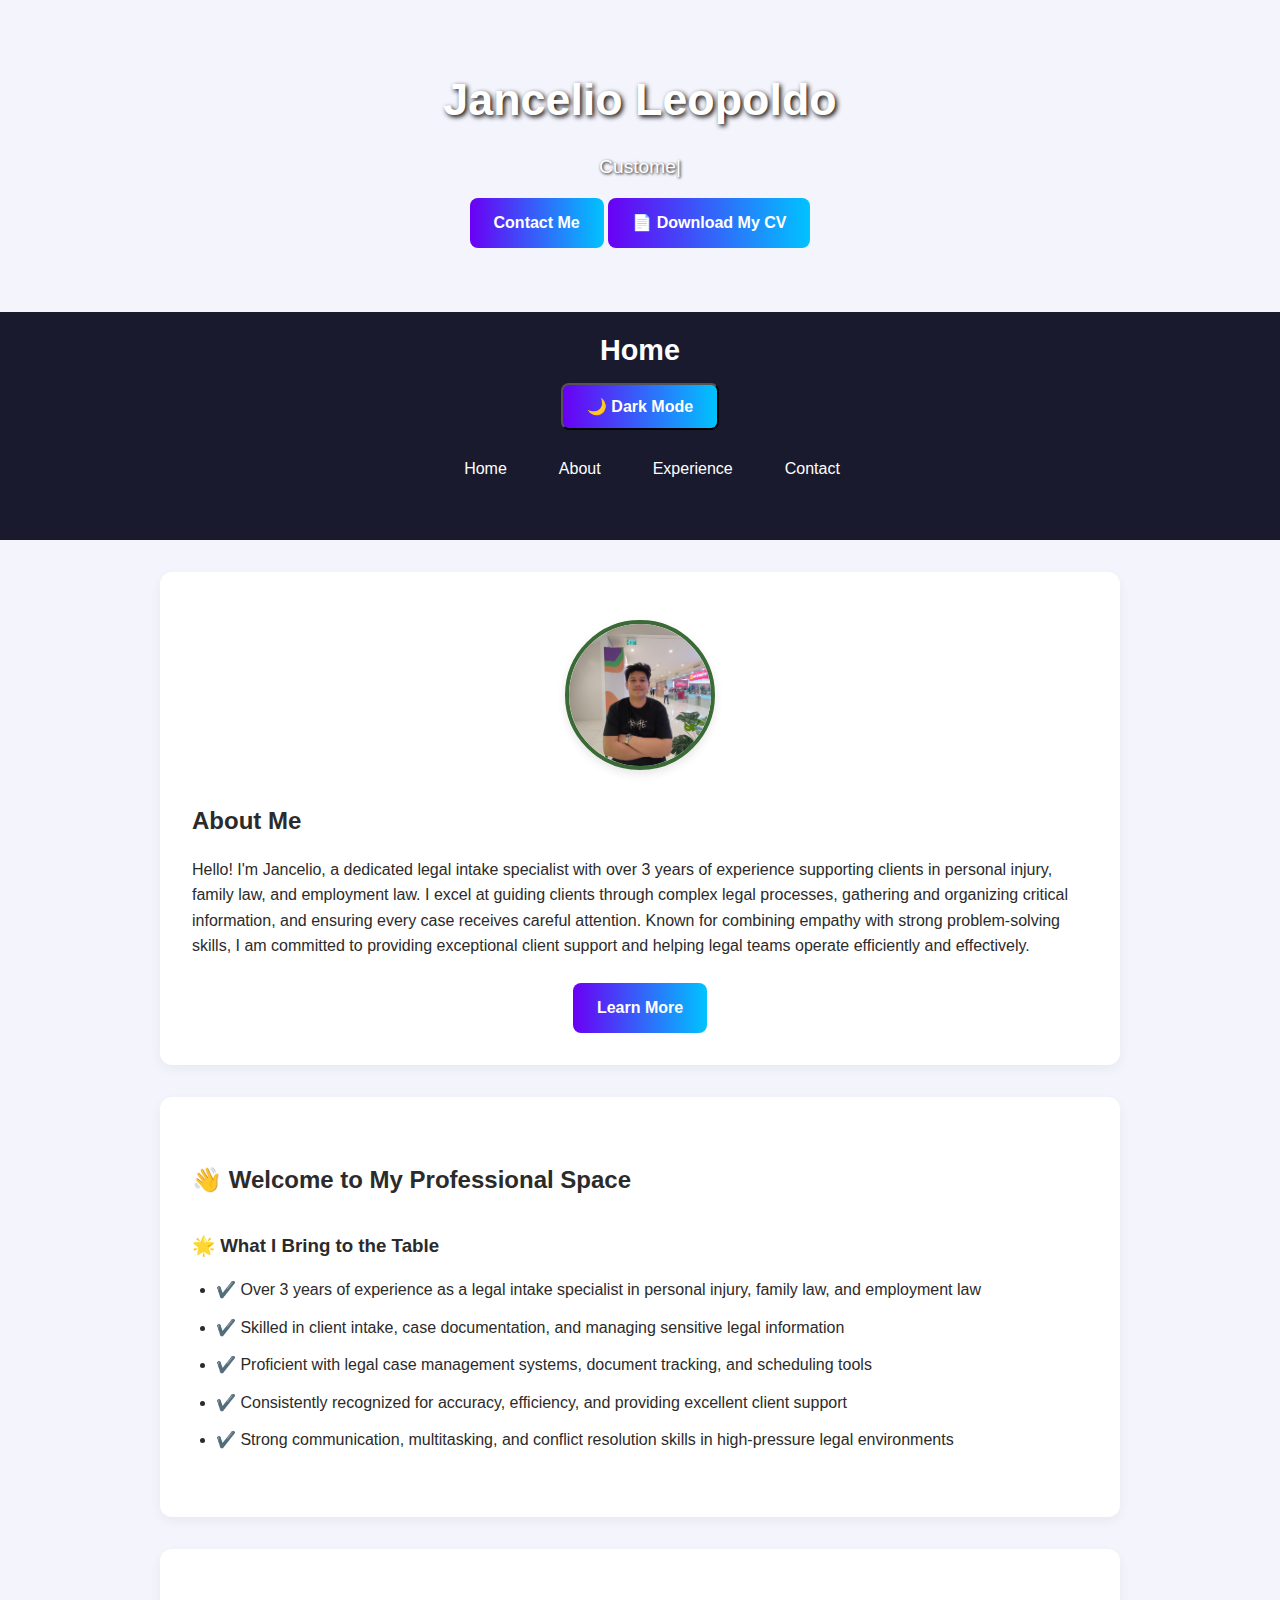
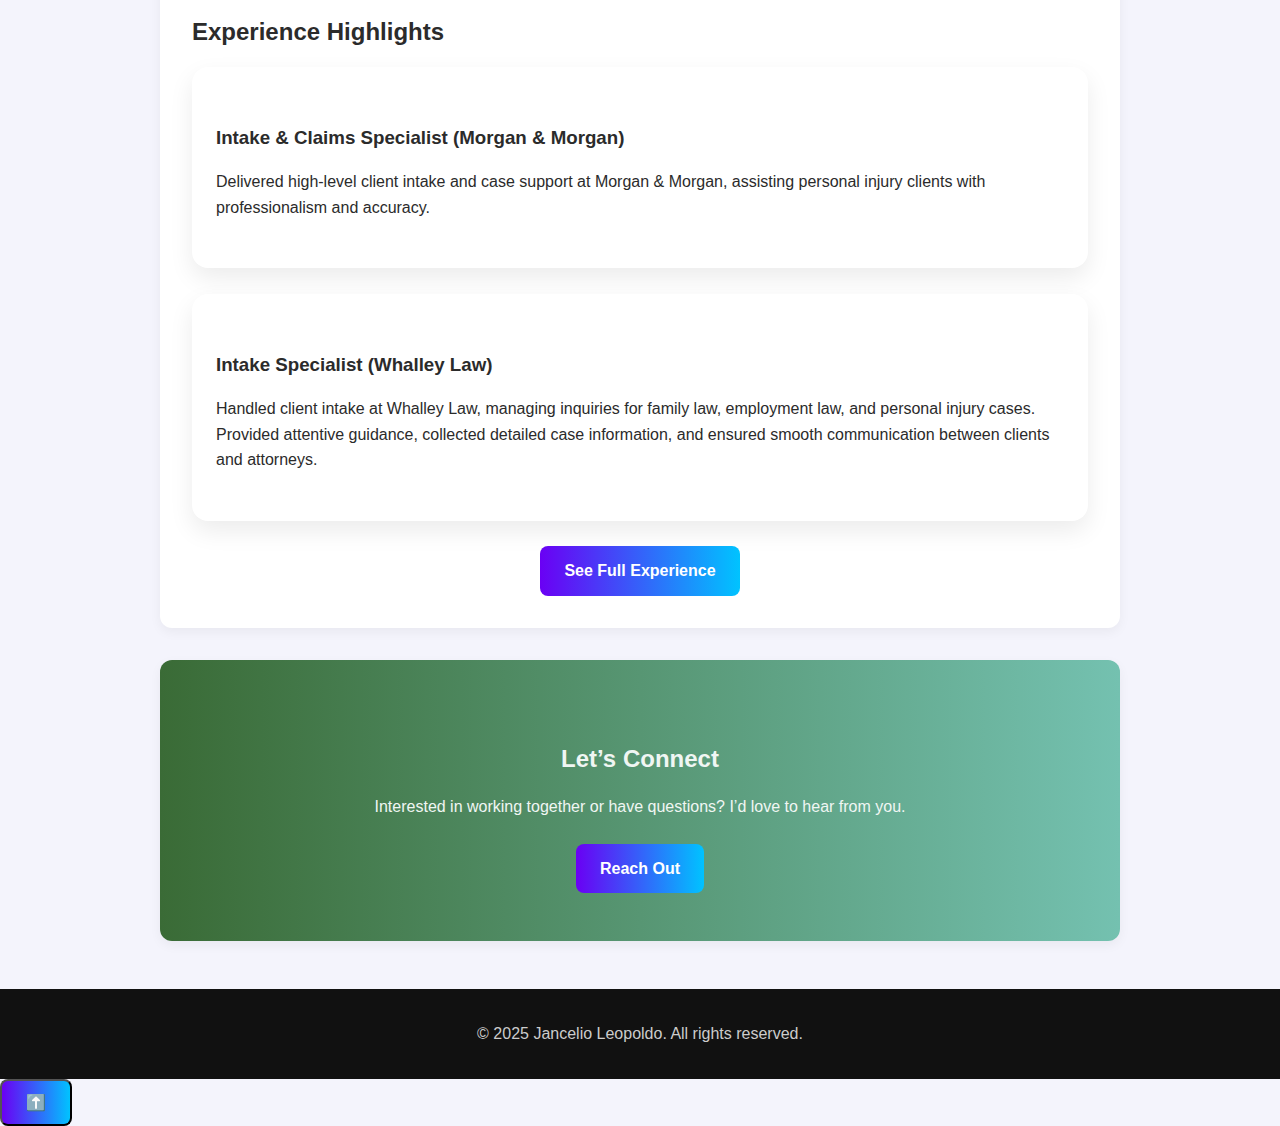
<file: index.html>
<!DOCTYPE html>
<html lang="en">

<head>
    <link rel="icon" href="https://kodenashi.github.io/Portfolio/assets/favicon.ico" type="image/png" />
    <meta charset="UTF-8" />
    <meta name="viewport" content="width=device-width, initial-scale=1.0" />
    <title>Jancelio Leopoldo | Portfolio</title>
    <link rel="stylesheet" href="style.css" />
</head>

<body>

    <header class="hero">
        <div class="hero-content">
            <h1>Jancelio Leopoldo</h1>
            <p><span id="typewriter"></span><span class="cursor">|</span></p>
            <a href="contactme.html" class="btn">Contact Me</a>
            <a href="https://kodenashi.github.io/Portfolio/assets/Jancelio_Leopoldo_CV.pdf" download class="btn">📄 Download My CV</a>
        </div>
    </header>

    <nav class="navbar">
        <div class="logo">Home</div>
        <button class="hamburger" id="hamburger">&#9776;</button>
        <button id="themeToggle" class="btn toggle-btn">🌙 Dark Mode</button><br>
        <ul class="nav-links" id="navLinks">
            <li><a href="https://kodenashi.github.io/Portfolio/">Home</a></li>
            <li><a href="about.html">About</a></li>
            <li><a href="experience.html">Experience</a></li>
            <li><a href="contactme.html">Contact</a></li>
        </ul>
    </nav>

    <section class="section-overlay fade-in">
        <img src="https://kodenashi.github.io/Portfolio/assets/jancelio_profile.jfif" alt="Jancelio Profile" style="
    width: 150px;
    height: 150px;
    border-radius: 50%;
    object-fit: cover;
    margin: 1rem auto;
    display: block;
    border: 4px solid #3a6b36; /* Lush forest green */
    box-shadow: 0 4px 10px rgba(0, 0, 0, 0.1);
    transition: transform 0.3s ease;
  " />

        <div>
            <h2 style="color: var(--text-dark);">About Me</h2>
            <p style="color: var(--text-dark);">Hello! I'm Jancelio, a dedicated legal intake specialist with over 3 years of experience supporting clients in personal injury, family law, and employment law. I excel at guiding clients through complex legal processes, gathering and organizing critical information, and ensuring every case receives careful attention. Known for combining empathy with strong problem-solving skills, I am committed to providing exceptional client support and helping legal teams operate efficiently and effectively.</p>
            <div style="text-align: center;">
                <a href="about.html" class="btn">Learn More</a>
            </div>
        </div>
    </section>
    <section class="section-overlay fade-in" style="color: var(--text-dark);">
        <h2>👋 Welcome to My Professional Space</h2>
        <h3>🌟 What I Bring to the Table</h3>
        <ul>
            <li>✔️ Over 3 years of experience as a legal intake specialist in personal injury, family law, and employment law</li>
            <li>✔️ Skilled in client intake, case documentation, and managing sensitive legal information</li>
            <li>✔️ Proficient with legal case management systems, document tracking, and scheduling tools</li>
            <li>✔️ Consistently recognized for accuracy, efficiency, and providing excellent client support</li>
            <li>✔️ Strong communication, multitasking, and conflict resolution skills in high-pressure legal environments</li>
        </ul>
    </section>

    <section class="section-overlay fade-in">
        <h2 style="color: var(--text-dark);">Experience Highlights</h2>
        <div class="experience-card">
            <h3 style="color: var(--text-dark);">Intake & Claims Specialist (Morgan & Morgan)</h3>
            <p style="color: var(--text-dark);">Delivered high-level client intake and case support at Morgan & Morgan, assisting personal injury clients with professionalism and accuracy.</p>
        </div><br>
        <div class="experience-card">
            <h3 style="color: var(--text-dark);">Intake Specialist (Whalley Law)</h3>
            <p style="color: var(--text-dark);">Handled client intake at Whalley Law, managing inquiries for family law, employment law, and personal injury cases. Provided attentive guidance, collected detailed case information, and ensured smooth communication between clients and attorneys.</p>
        </div>
        <div style="text-align: center;"><br>
            <a href="experience.html" class="btn">See Full Experience</a>
        </div>
    </section>

    <section class="section-overlay fade-in" style="
  text-align: center;
  padding: 3rem 2rem;
  background: linear-gradient(to right, #3a6b36, #74c1b0); 
  color: #f0f6f3; 
">

        <h2>Let’s Connect</h2>
        <p>Interested in working together or have questions? I’d love to hear from you.</p>
        <a href="contactme.html" class="btn">Reach Out</a>
    </section>

    <footer>
        <p>&copy; 2025 Jancelio Leopoldo. All rights reserved.</p>
    </footer>

    <button id="scrollTopBtn" title="Back to top">⬆️</button>
    <script src="script.js"></script>
    <script>
        const phrases = [
            "Customer Service Specialist",
            "Tech-Savvy Problem Solver",
            "Aspiring Web Developer"
        ];

        const typewriter = document.getElementById("typewriter");
        const cursor = document.querySelector(".cursor");
        let phraseIndex = 0;
        let letterIndex = 0;
        let isDeleting = false;
        let typingSpeed = 100;

        function type() {
            const currentPhrase = phrases[phraseIndex];
            const currentText = currentPhrase.substring(0, letterIndex);
            typewriter.textContent = currentText;

            if (!isDeleting && letterIndex < currentPhrase.length) {
                letterIndex++;
                typingSpeed = 100;
            } else if (isDeleting && letterIndex > 0) {
                letterIndex--;
                typingSpeed = 50;
            } else if (!isDeleting && letterIndex === currentPhrase.length) {
                isDeleting = true;
                typingSpeed = 1500;
            } else if (isDeleting && letterIndex === 0) {
                isDeleting = false;
                phraseIndex = (phraseIndex + 1) % phrases.length;
                typingSpeed = 300;
            }

            setTimeout(type, typingSpeed);
        }

        window.addEventListener("load", type);
    </script>


</body>

</html>
</file>
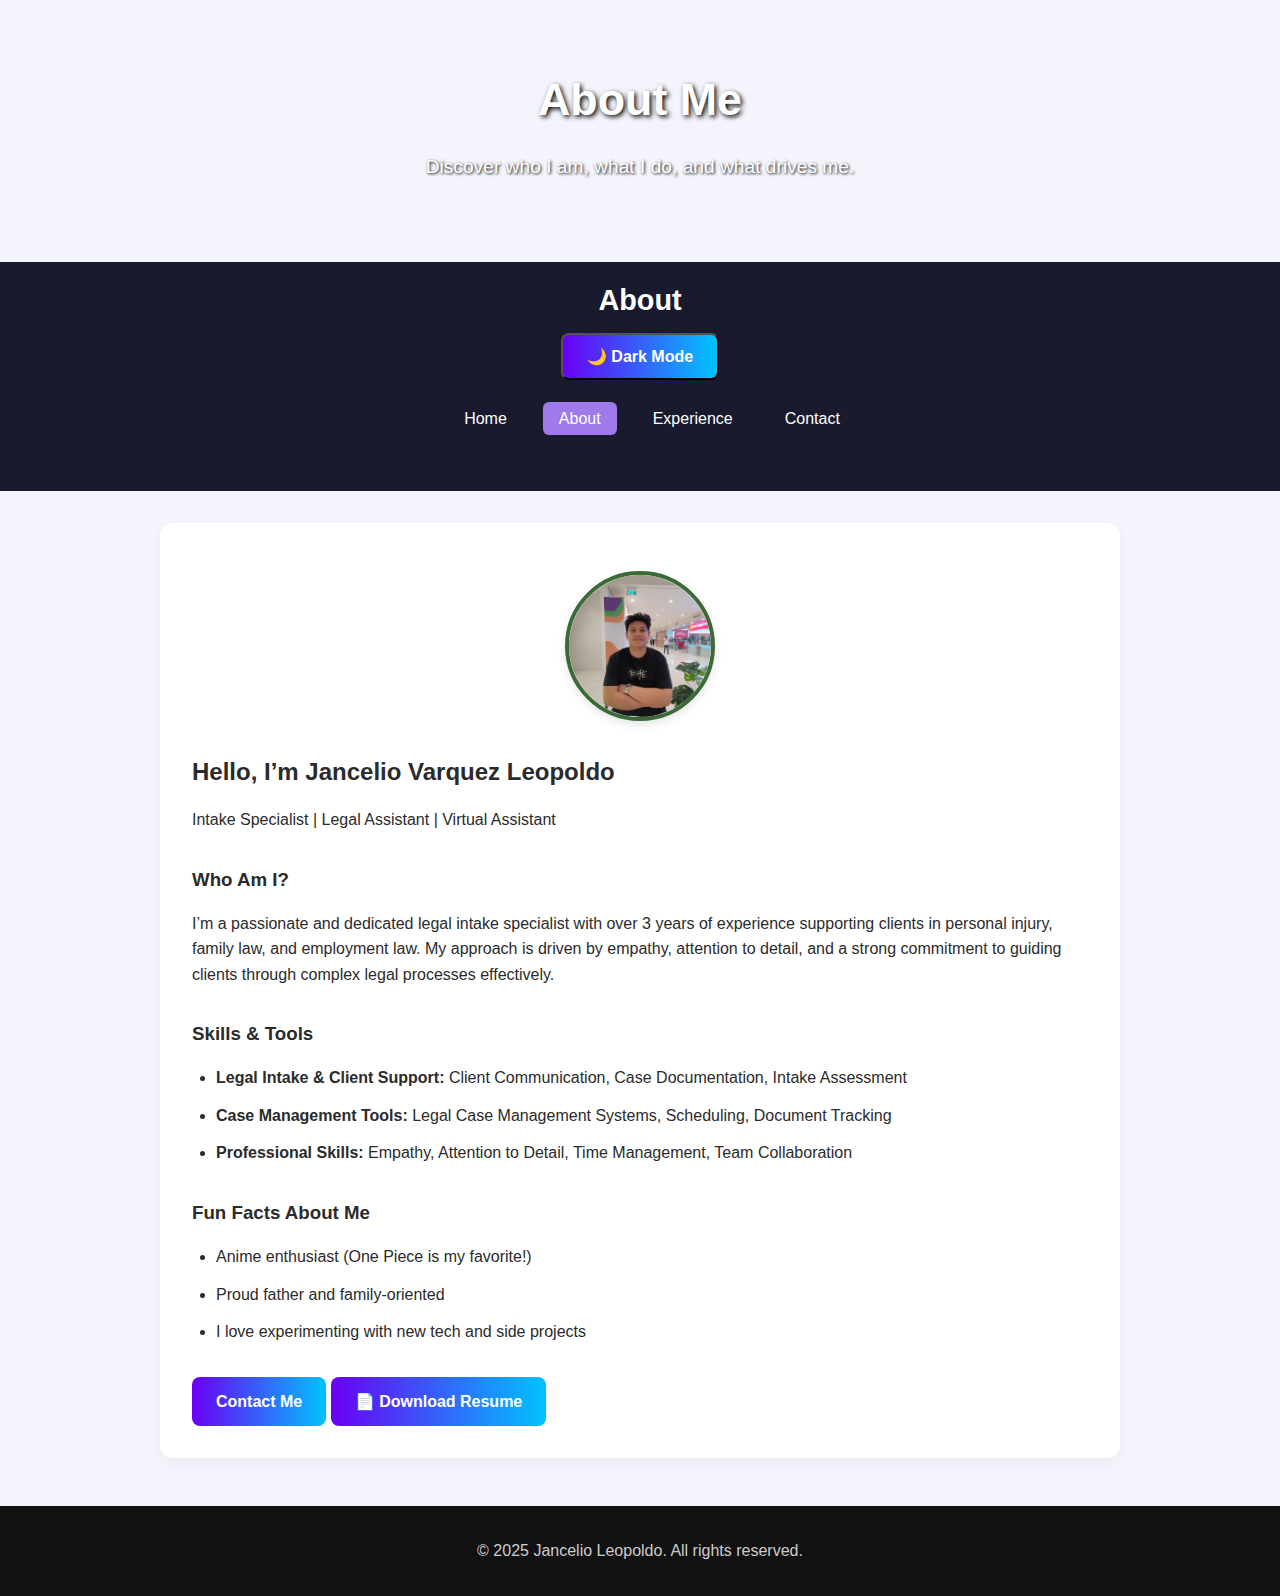
<file: about.html>
<!DOCTYPE html>
<html lang="en">

<head>
    <link rel="icon" href="https://kodenashi.github.io/Portfolio/assets/favicon.ico" type="image/png" />
    <meta charset="UTF-8" />
    <meta name="viewport" content="width=device-width, initial-scale=1.0" />
    <title>About Me - Jancelio Leopoldo</title>
    <link rel="stylesheet" href="style.css" />
</head>

<body>
    <header>
        <h1>About Me</h1>
        <p>Discover who I am, what I do, and what drives me.</p>
    </header>

    <nav class="navbar">
        <div class="logo">About</div>
        <button class="hamburger" id="hamburger">&#9776;</button>
        <button id="themeToggle" class="btn toggle-btn">🌙 Dark Mode</button><br>
        <ul class="nav-links" id="navLinks">
            <li><a href="https://kodenashi.github.io/Portfolio/">Home</a></li>
            <li><a href="about.html" class="active">About</a></li>
            <li><a href="experience.html">Experience</a></li>
            <li><a href="contactme.html">Contact</a></li>
        </ul>
    </nav>

    <section class="section-overlay fade-in about-container" style="color: var(--text-dark);">
        <div class="about-header">
            <img src="https://kodenashi.github.io/Portfolio/assets/jancelio_profile.jfif" alt="Jancelio Profile" style="
    width: 150px;
    height: 150px;
    border-radius: 50%;
    object-fit: cover;
    margin: 1rem auto;
    display: block;
    border: 4px solid #3a6b36; /* Lush forest green */
    box-shadow: 0 4px 10px rgba(0, 0, 0, 0.1);
    transition: transform 0.3s ease;
  " alt="Profile Photo" class="profile-pic" />
            <div>
                <h2>Hello, I’m <strong>Jancelio Varquez Leopoldo</strong></h2>
                <p class="tagline">Intake Specialist | Legal Assistant | Virtual Assistant</p>
            </div>
        </div>

        <div class="about-content">
            <h3>Who Am I?</h3>
            <p>I’m a passionate and dedicated legal intake specialist with over 3 years of experience supporting clients in personal injury, family law, and employment law. My approach is driven by empathy, attention to detail, and a strong commitment to guiding clients through complex legal processes effectively.</p>

            <h3>Skills & Tools</h3>
            <ul class="skills-list">
                <li><strong>Legal Intake & Client Support:</strong> Client Communication, Case Documentation, Intake Assessment</li>
                <li><strong>Case Management Tools:</strong> Legal Case Management Systems, Scheduling, Document Tracking</li>
                <li><strong>Professional Skills:</strong> Empathy, Attention to Detail, Time Management, Team Collaboration</li>
            </ul>

            <h3>Fun Facts About Me</h3>
            <ul>
                <li>Anime enthusiast (One Piece is my favorite!)</li>
                <li>Proud father and family-oriented</li>
                <li>I love experimenting with new tech and side projects</li>
            </ul>

            <div class="about-actions">
                <a href="contactme.html" class="btn">Contact Me</a>
                <a href="https://kodenashi.github.io/Portfolio/assets/Jancelio_Leopoldo_CV.pdf" download class="btn">📄 Download Resume</a>
            </div>
        </div>
    </section>

    <footer>
        <p>&copy; 2025 Jancelio Leopoldo. All rights reserved.</p>
    </footer>

    <script src="script.js"></script>
</body>

</html>
</file>
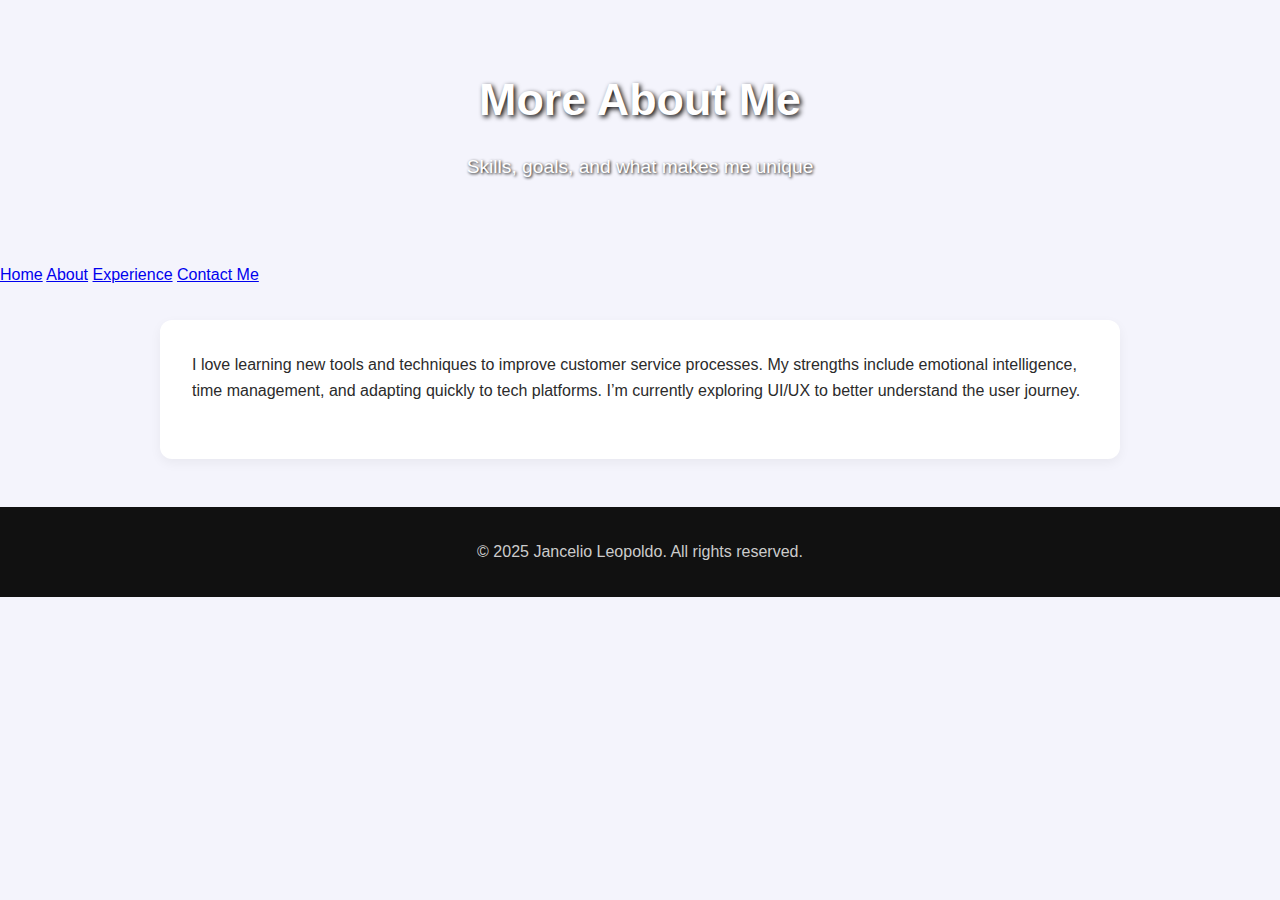
<file: contactme.html>
<!DOCTYPE html>
<html lang="en">
<head>
  <meta charset="UTF-8" />
  <meta name="viewport" content="width=device-width, initial-scale=1.0" />
  <title>More About Me - Jancelio Leopoldo</title>
  <link rel="stylesheet" href="style.css" />
</head>
<body>
  <header>
    <h1>More About Me</h1>
    <p>Skills, goals, and what makes me unique</p>
  </header>
    <nav>
        <a href="index.html" class="home">Home</a>
        <a href="about.html" class="about">About</a>
        <a href="experience.html" class="experience">Experience</a>
        <a href="contactme.html" class="contactme">Contact Me</a>
    </nav>
  <section>
    <p>I love learning new tools and techniques to improve customer service processes. My strengths include emotional intelligence, time management, and adapting quickly to tech platforms. I’m currently exploring UI/UX to better understand the user journey.</p>
  </section>
  <footer>
    <p>&copy; 2025 Jancelio Leopoldo. All rights reserved.</p>
  </footer>
  <script src="script.js"></script>
</body>
</html>
</file>
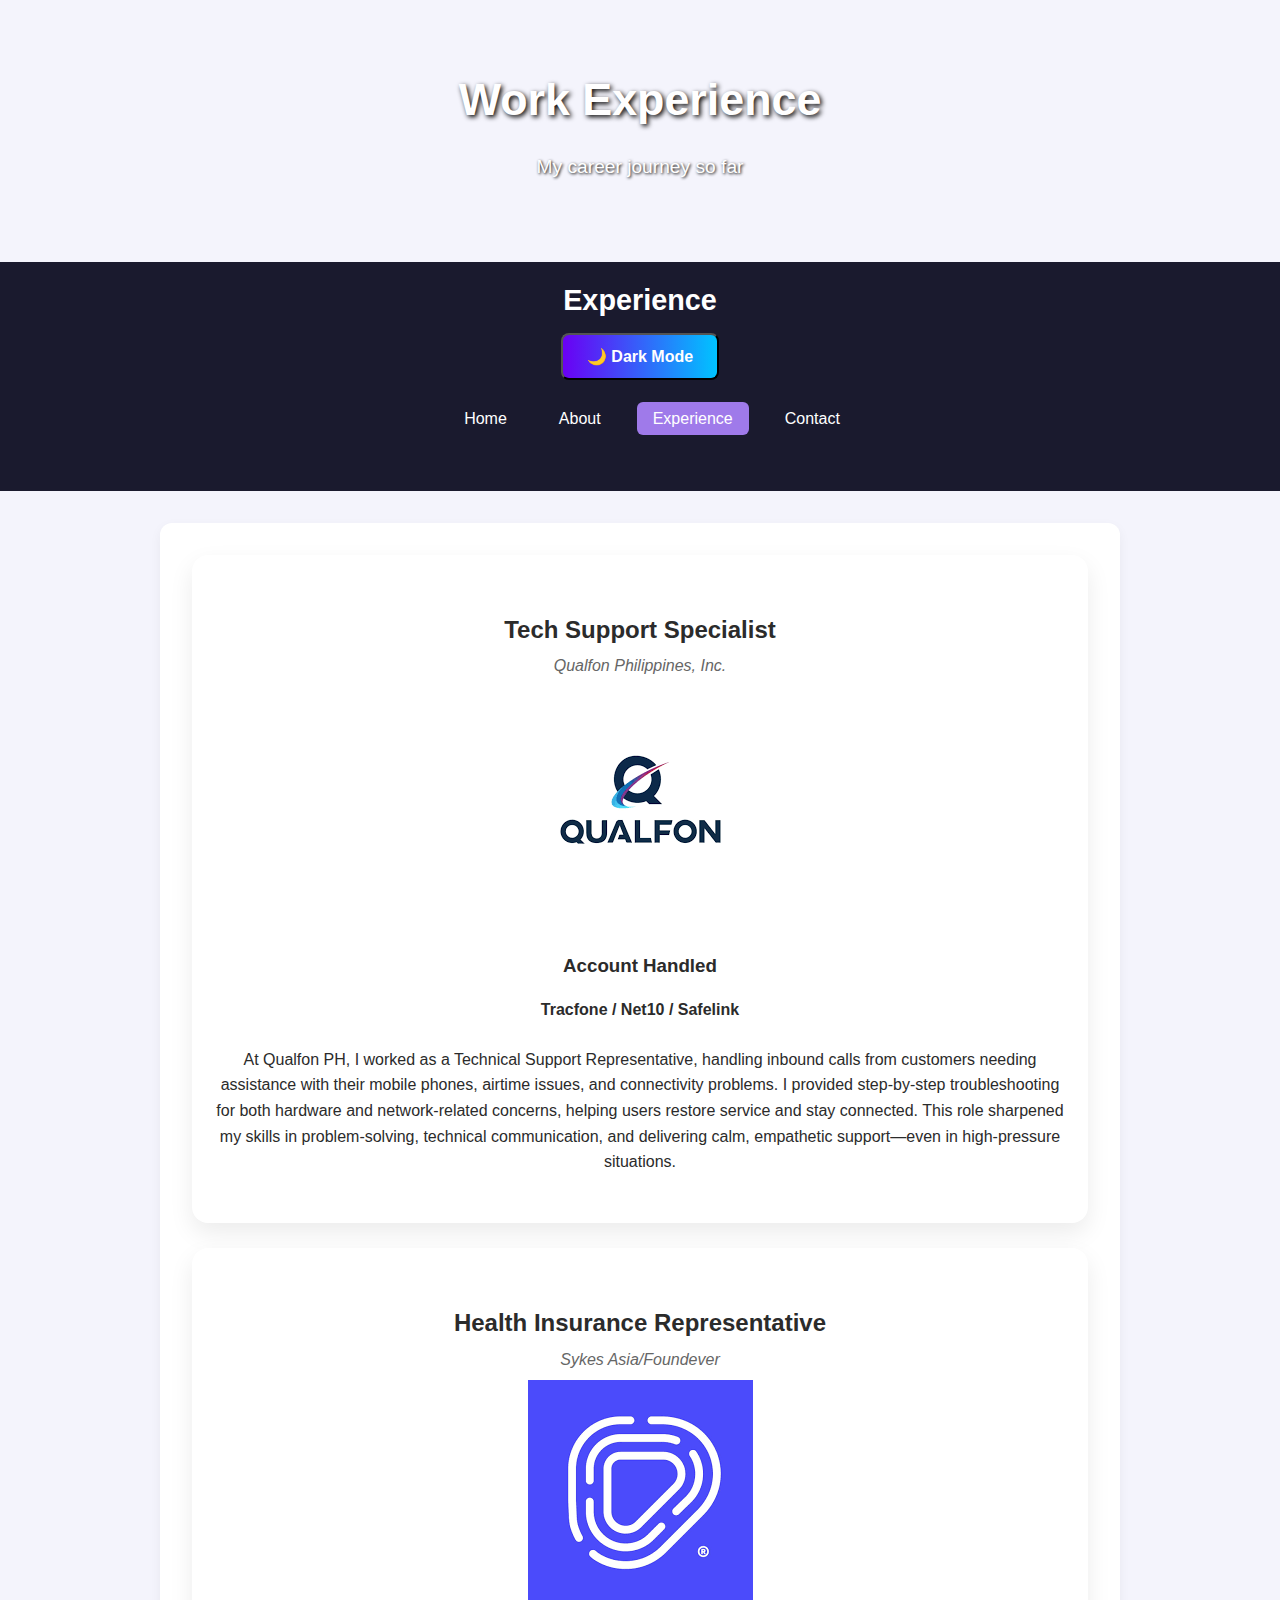
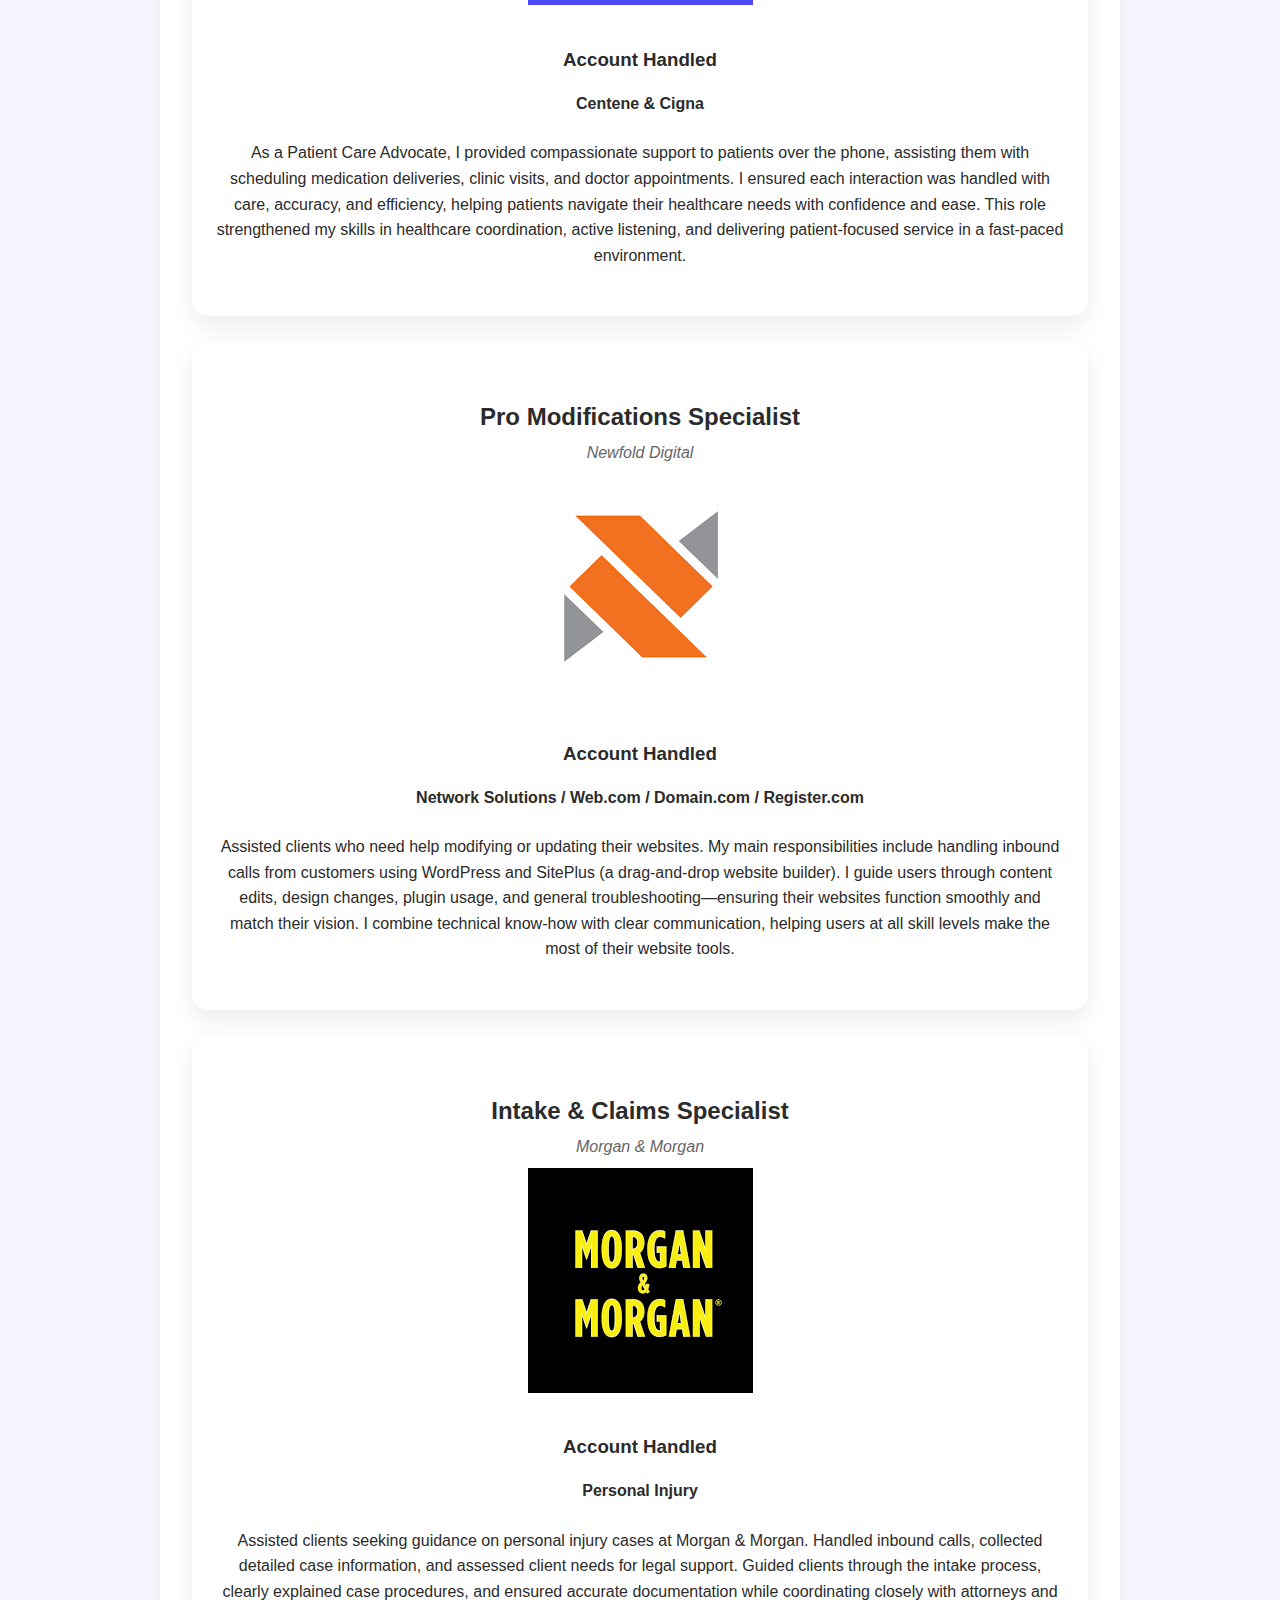
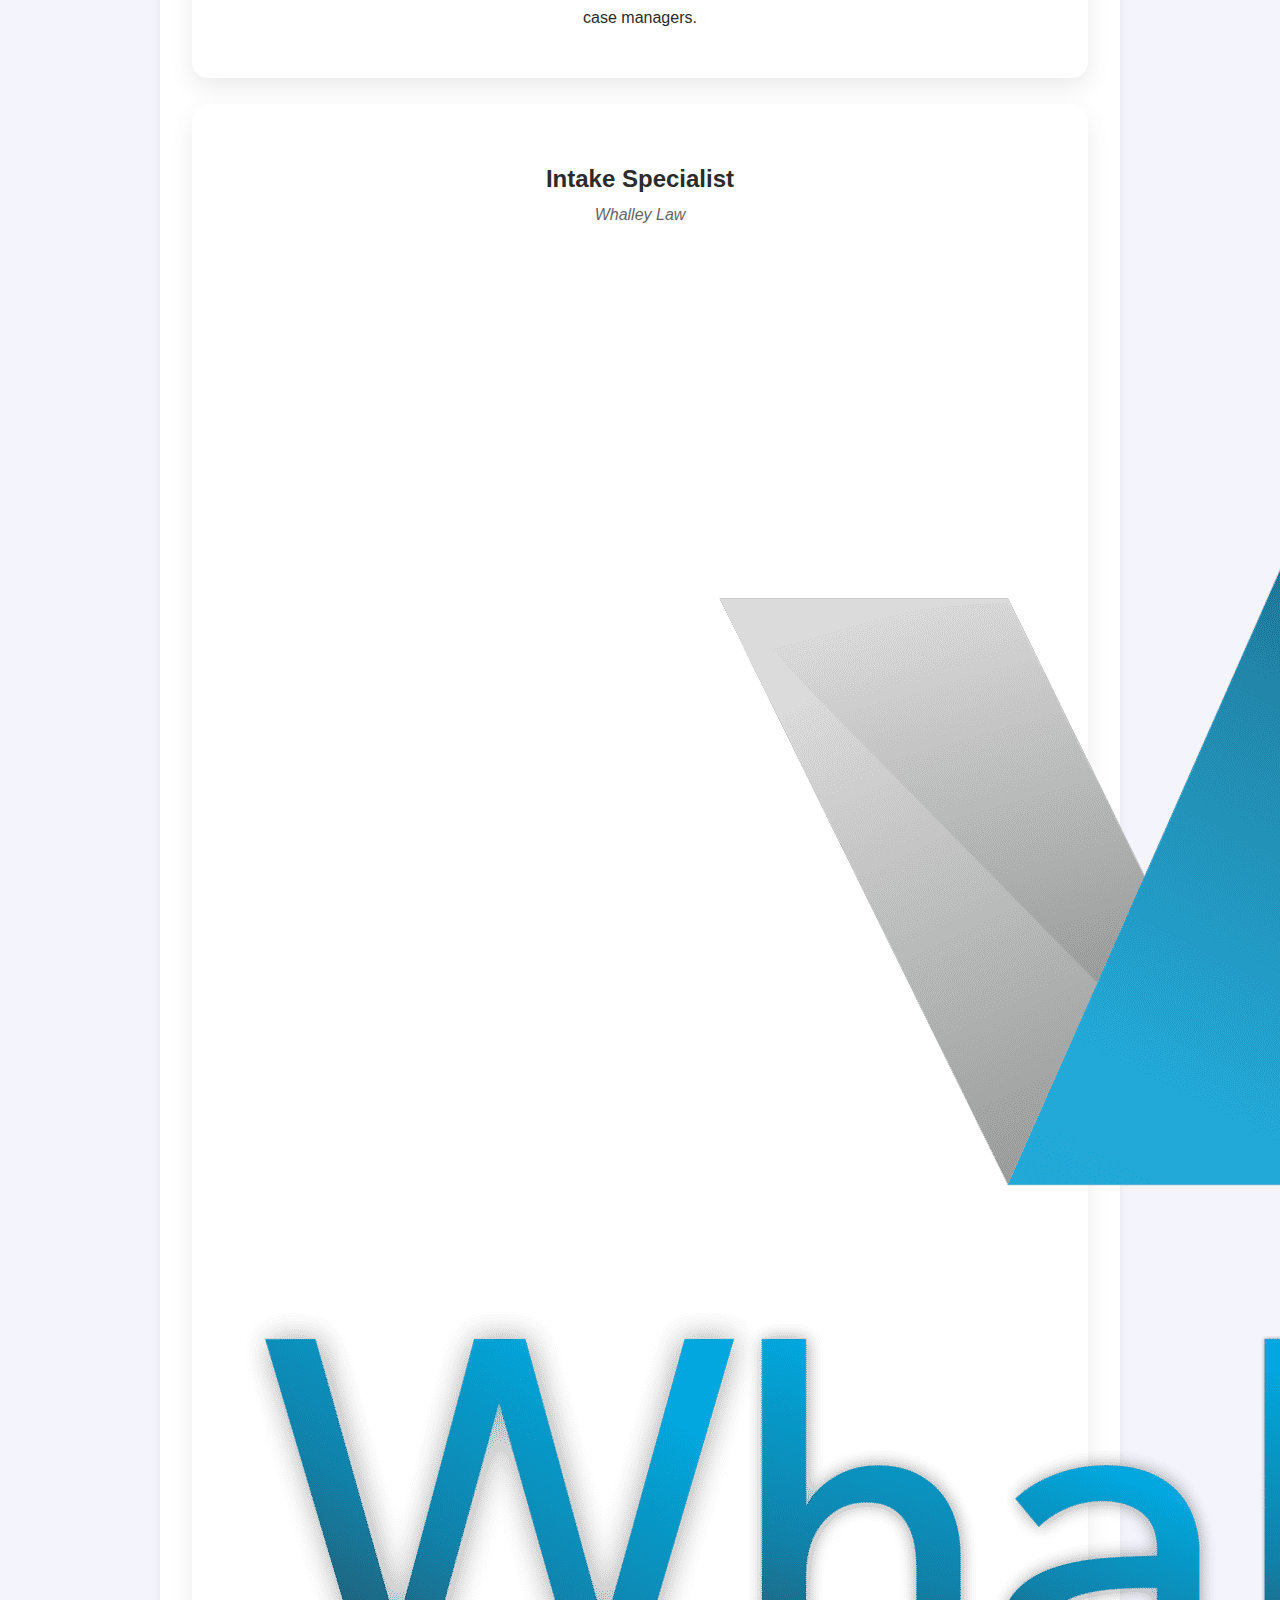
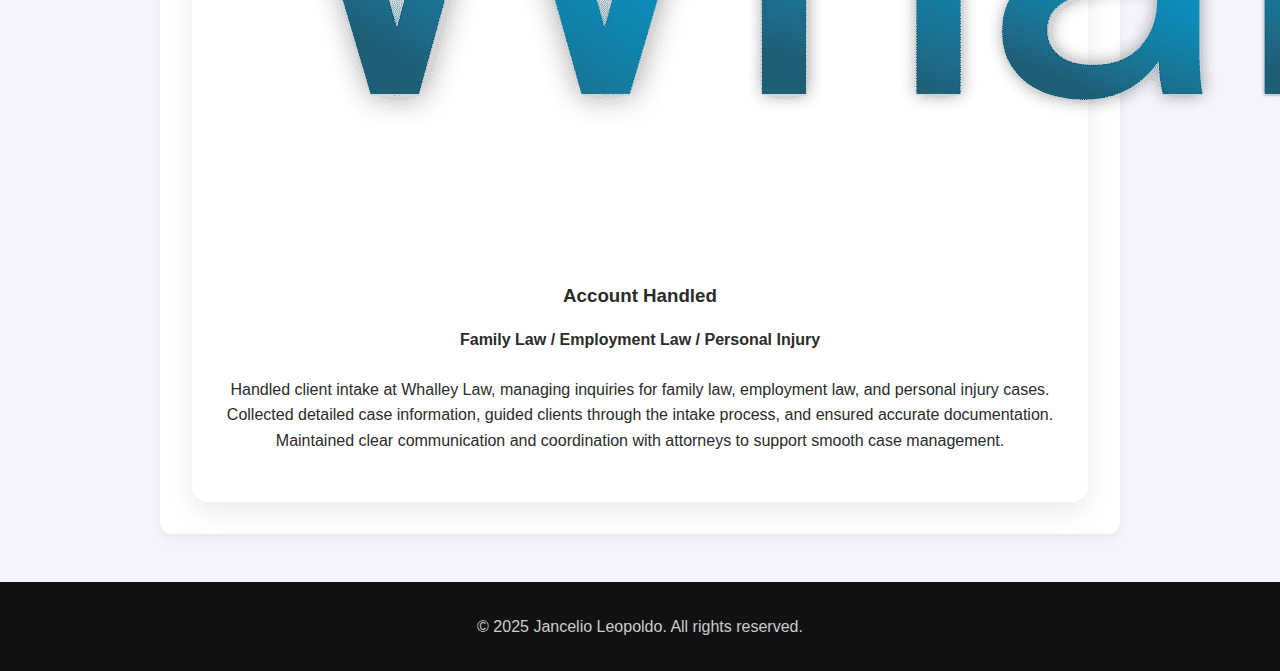
<file: experience.html>
<!DOCTYPE html>
<html lang="en">

<head>
    <link rel="icon" href="https://kodenashi.github.io/Portfolio/assets/favicon.ico" type="image/png" />
    <meta charset="UTF-8" />
    <meta name="viewport" content="width=device-width, initial-scale=1.0" />
    <title>Experience - Jancelio Leopoldo</title>
    <link rel="stylesheet" href="style.css" />
</head>

<body>
    <header>
        <h1>Work Experience</h1>
        <p>My career journey so far</p>
    </header>

    <nav class="navbar">
        <div class="logo">Experience</div>
        <button class="hamburger" id="hamburger">&#9776;</button>
        <button id="themeToggle" class="btn toggle-btn">🌙 Dark Mode</button><br>
        <ul class="nav-links" id="navLinks">
            <li><a href="https://kodenashi.github.io/Portfolio/">Home</a></li>
            <li><a href="about.html">About</a></li>
            <li><a href="experience.html">Experience</a></li>
            <li><a href="contactme.html">Contact</a></li>
        </ul>
    </nav>

    <section class="section-overlay fade-in">
        <div class="experience-card" class="fade-in" style="text-align:center;">
            <h2>Tech Support Specialist</h2>
            <p class="company">Qualfon Philippines, Inc.</p>
            <img src="https://kodenashi.github.io/Portfolio/assets/qualfon.png" alt="logo" class="rounded-logo" />
            <h3 style="color: var(--text-dark);">Account Handled</h3>
            <p><strong style="color: var(--text-dark);">Tracfone / Net10 / Safelink</strong></p>
            <p class="summary">At Qualfon PH, I worked as a Technical Support Representative, handling inbound calls from customers needing assistance with their mobile phones, airtime issues, and connectivity problems. I provided step-by-step troubleshooting for both hardware and network-related concerns, helping users restore service and stay connected.
                This role sharpened my skills in problem-solving, technical communication, and delivering calm, empathetic support—even in high-pressure situations.</p>
        </div><br>

        <div class="experience-card" class="fade-in" style="text-align:center;">
            <h2>Health Insurance Representative</h2>
            <p class="company">Sykes Asia/Foundever</p>
            <img src="https://kodenashi.github.io/Portfolio/assets/foundever.png" alt="logo" class="rounded-logo" />
            <h3 style="color: var(--text-dark);">Account Handled</h3>
            <p><strong style="color: var(--text-dark);">Centene & Cigna</strong></p>
            <p class="summary">As a Patient Care Advocate, I provided compassionate support to patients over the phone, assisting them with scheduling medication deliveries, clinic visits, and doctor appointments. I ensured each interaction was handled with care, accuracy, and efficiency, helping patients navigate their healthcare needs with confidence and ease.
                This role strengthened my skills in healthcare coordination, active listening, and delivering patient-focused service in a fast-paced environment.</p>
        </div><br>

        <div class="experience-card" class="fade-in" style="text-align:center;">
            <h2>Pro Modifications Specialist</h2>
            <p class="company">Newfold Digital</p>
            <img src="https://kodenashi.github.io/Portfolio/assets/newfold.png" alt="logo" class="rounded-logo" />
            <h3 style="color: var(--text-dark);">Account Handled</h3>
            <p><strong style="color: var(--text-dark);">Network Solutions / Web.com / Domain.com / Register.com</strong></p>
            <p class="summary">Assisted clients who need help modifying or updating their websites. My main responsibilities include handling inbound calls from customers using WordPress and SitePlus (a drag-and-drop website builder). I guide users through content edits, design changes, plugin usage, and general troubleshooting—ensuring their websites function smoothly and match their vision.
                I combine technical know-how with clear communication, helping users at all skill levels make the most of their website tools.</p>
        </div><br>

        <div class="experience-card" class="fade-in" style="text-align:center;">
            <h2>Intake & Claims Specialist</h2>
            <p class="company">Morgan & Morgan</p>
            <img src="https://kodenashi.github.io/Portfolio/assets/morgan.png" alt="logo" class="rounded-logo" />
            <h3 style="color: var(--text-dark);">Account Handled</h3>
            <p><strong style="color: var(--text-dark);">Personal Injury</strong></p>
            <p class="summary">Assisted clients seeking guidance on personal injury cases at Morgan & Morgan. Handled inbound calls, collected detailed case information, and assessed client needs for legal support. Guided clients through the intake process, clearly explained case procedures, and ensured accurate documentation while coordinating closely with attorneys and case managers.</p>
        </div><br>

        <div class="experience-card" class="fade-in" style="text-align:center;">
            <h2>Intake Specialist</h2>
            <p class="company">Whalley Law</p>
            <img src="https://kodenashi.github.io/Portfolio/assets/Whalley_Law_Logo_Main.png" alt="logo" class="rounded-logo" />
            <h3 style="color: var(--text-dark);">Account Handled</h3>
            <p><strong style="color: var(--text-dark);">Family Law / Employment Law / Personal Injury</strong></p>
            <p class="summary">Handled client intake at Whalley Law, managing inquiries for family law, employment law, and personal injury cases. Collected detailed case information, guided clients through the intake process, and ensured accurate documentation. Maintained clear communication and coordination with attorneys to support smooth case management.</p>
        </div>
    </section>

    <footer>
        <p>&copy; 2025 Jancelio Leopoldo. All rights reserved.</p>
    </footer>

    <script src="script.js"></script>
</body>

</html>
</file>
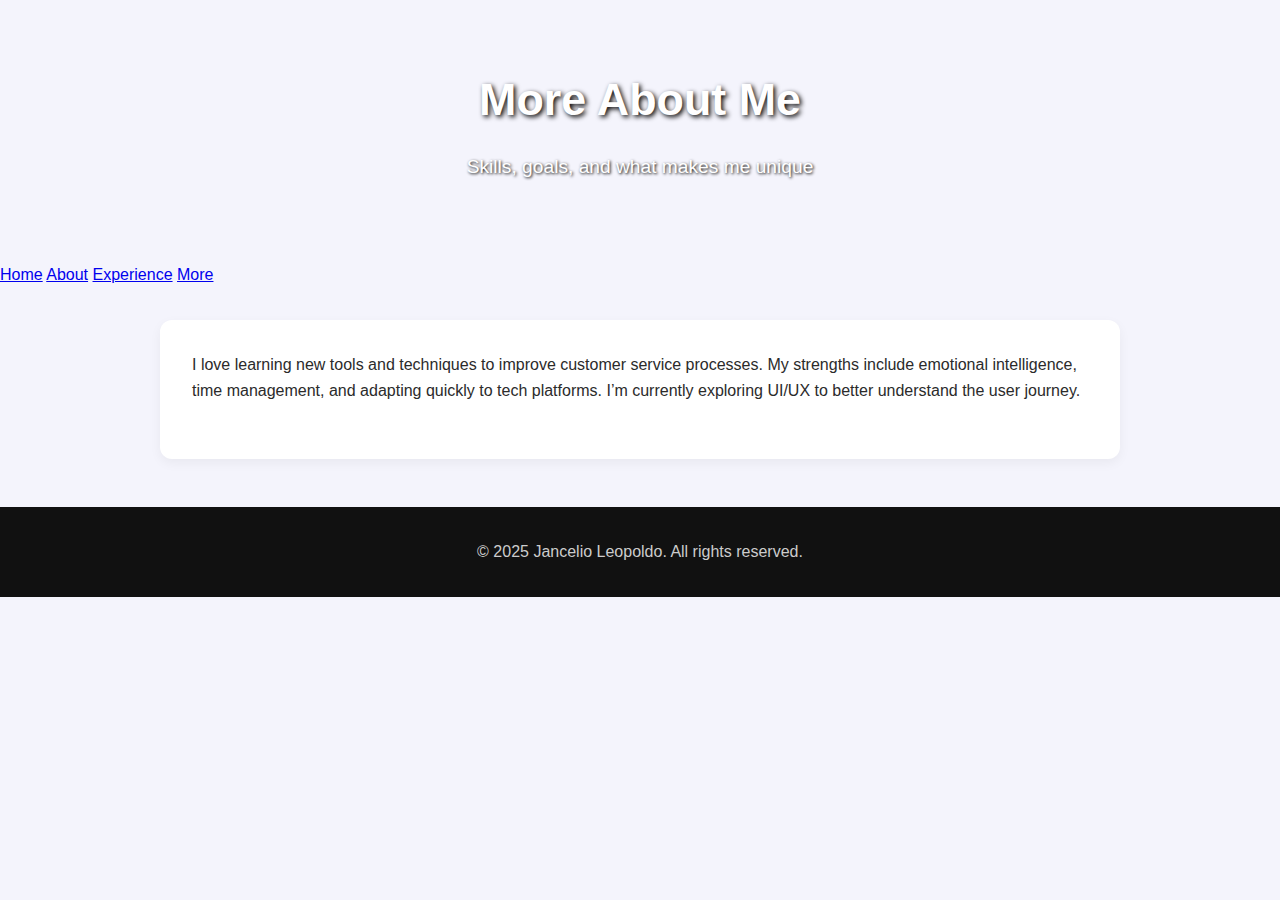
<file: more.html>
<!DOCTYPE html>
<html lang="en">
<head>
  <meta charset="UTF-8" />
  <meta name="viewport" content="width=device-width, initial-scale=1.0" />
  <title>More About Me - Jancelio Leopoldo</title>
  <link rel="stylesheet" href="style.css" />
</head>
<body>
  <header>
    <h1>More About Me</h1>
    <p>Skills, goals, and what makes me unique</p>
  </header>
<nav>
  <a href="index.html" class="home">Home</a>
  <a href="about.html" class="about">About</a>
  <a href="experience.html" class="experience">Experience</a>
  <a href="more.html" class="more">More</a>
</nav>
  <section>
    <p>I love learning new tools and techniques to improve customer service processes. My strengths include emotional intelligence, time management, and adapting quickly to tech platforms. I’m currently exploring UI/UX to better understand the user journey.</p>
  </section>
  <footer>
    <p>&copy; 2025 Jancelio Leopoldo. All rights reserved.</p>
  </footer>
  <script src="script.js"></script>
</body>
</html>
</file>
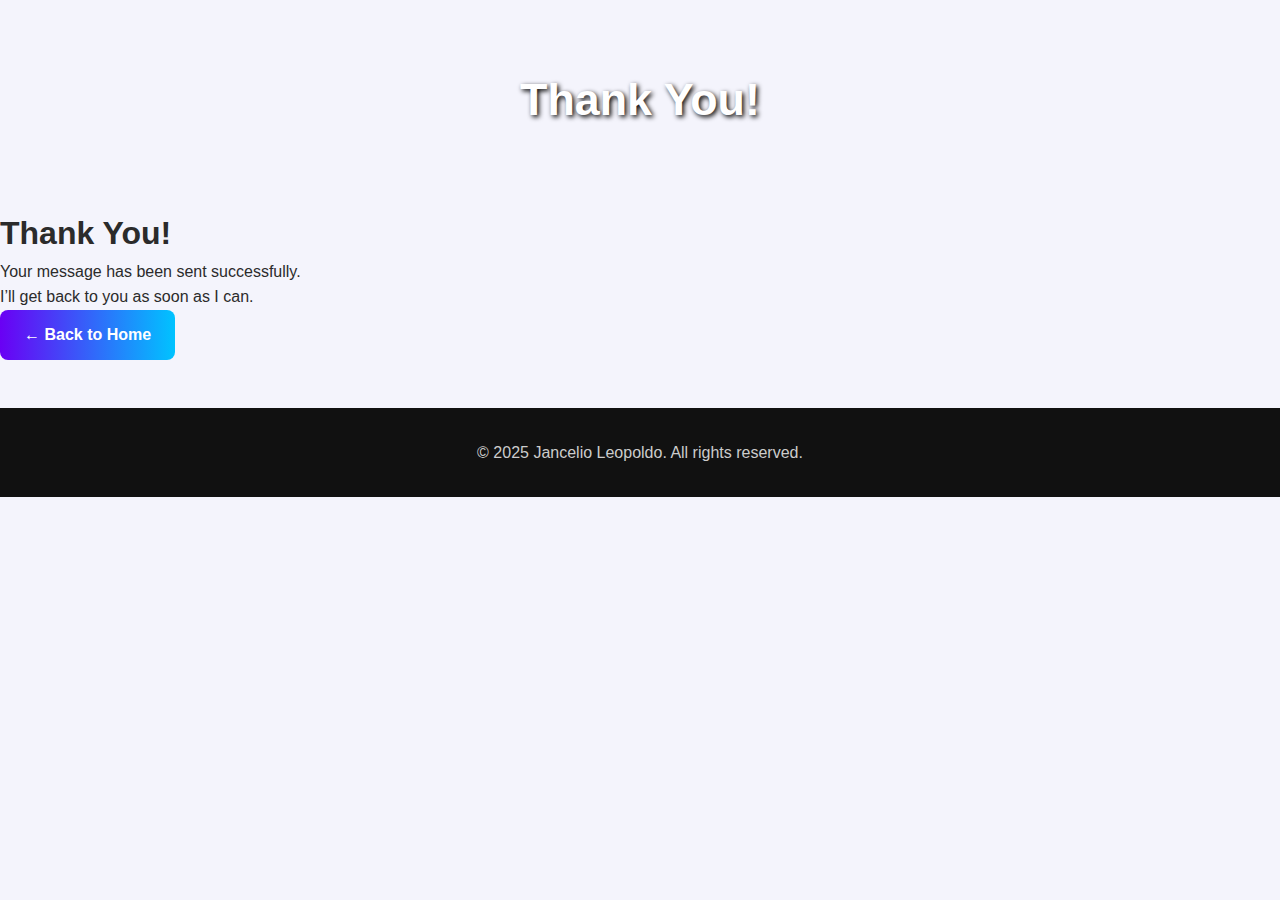
<file: thankyou.html>
<!DOCTYPE html>
<html lang="en">
<head>
  <meta charset="UTF-8">
  <title>Thank You - Jancelio Leopoldo</title>
  <meta name="viewport" content="width=device-width, initial-scale=1.0">
  <link rel="icon" href="https://kodenashi.github.io/Portfolio/assets/favicon.ico" type="image/png" />
  <link rel="stylesheet" href="style.css" />
</head>
<body class="thankyou-page">
  <header>
    <h1>Thank You!</h1>
  </header>

  <!-- Divider with navbar background color -->
  <div class="thankyou-divider"></div>

  <div class="thankyou-container">
    <div class="thankyou-card">
      <h1>Thank You!</h1>
      <p>Your message has been sent successfully.</p>
      <p>I’ll get back to you as soon as I can.</p>
      <a href="https://kodenashi.github.io/Portfolio/" class="btn">← Back to Home</a>
    </div>
  </div>

  <footer>
    <p>&copy; 2025 Jancelio Leopoldo. All rights reserved.</p>
  </footer>

  <script src="script.js"></script>
</body>
</html>
</file>
<file: style.css>
:root {
    --gradient-start: #6a00f4;
    --gradient-end: #00c3ff;
    --primary-bg: #1a1a2e;
    --accent: #9f7aea;
    --light-bg: #f4f4fc;
    --card-bg: #fff;
    --text-dark: #2b2b2b;
    --text-light: #f4f4f4;
}

* {
    margin: 0;
    padding: 0;
    box-sizing: border-box;
    font-family: 'Segoe UI', sans-serif;
}

body {
    background: var(--light-bg);
    color: var(--text-dark);
    line-height: 1.6;
    scroll-behavior: smooth;
}

/* Header */
header,
header.hero {
    background: url('https://images.pexels.com/photos/8867374/pexels-photo-8867374.jpeg') no-repeat center center/cover;
    color: white;
    text-align: center;
    padding: 4rem 2rem;
}

header h1,
.hero-content h1 {
    font-size: 2.8rem;
    margin-bottom: 0.5rem;
    text-shadow: 2px 2px 5px #000;
}

header p,
.hero-content p {
    font-size: 1.2rem;
    text-shadow: 1px 1px 3px #000;
    margin: 1rem 0;
}

.navbar {
    background: var(--primary-bg);
    padding: 15px 20px;
    position: sticky;
    top: 0;
    z-index: 1000;
    display: flex;
    flex-direction: column;
    align-items: center;
}

.logo {
    color: white;
    font-size: 1.8rem;
    font-weight: bold;
    text-align: center;
    margin-bottom: 10px;
}

.nav-links {
    display: flex;
    justify-content: center;
    gap: 20px;
    list-style: none;
    flex-wrap: wrap;
}

.nav-links li a {
    color: white;
    text-decoration: none;
    font-weight: 500;
    padding: 0.5rem 1rem;
    border-radius: 6px;
    transition: all 0.3s ease;
}

.nav-links li a:hover,
.nav-links li a.active {
    background-color: var(--accent);
    color: white;
}

.hamburger {
    display: none;
    font-size: 24px;
    background: none;
    border: none;
    color: white;
    cursor: pointer;
    position: absolute;
    top: 15px;
    right: 20px;
}

@media (max-width: 768px) {
    .navbar {
        align-items: flex-start;
    }

    .logo {
        margin-bottom: 0;
    }

    .hamburger {
        display: block;
    }

    .nav-links {
        flex-direction: column;
        background: var(--primary-bg);
        width: 100%;
        position: absolute;
        top: 60px;
        left: 0;
        display: none;
        text-align: center;
        padding-bottom: 10px;
    }

    .nav-links.show {
        display: flex;
    }

    .nav-links li {
        padding: 15px 0;
    }
}

section {
    padding: 2rem;
    max-width: 960px;
    margin: 2rem auto;
    background-color: var(--card-bg);
    border-radius: 12px;
    box-shadow: 0 4px 12px rgba(0, 0, 0, 0.05);
}

section h2,
section h3 {
    margin-top: 2rem;
    margin-bottom: 1rem;
}

section p {
    margin-bottom: 1.5rem;
}

ul {
    padding-left: 1.5rem;
    margin-bottom: 2rem;
}

ul li {
    margin-bottom: 0.75rem;
}

/* Profile Image */
img.profile,
.about-preview img {
    width: 150px;
    height: 150px;
    border-radius: 50%;
    object-fit: cover;
    margin: 1rem auto;
    display: block;
    border: 4px solid var(--gradient-start);
    box-shadow: 0 4px 10px rgba(0, 0, 0, 0.1);
    transition: transform 0.3s ease;
}

img.profile:hover {
    transform: scale(1.05);
}

/* Buttons */
.btn,
button {
    display: inline-block;
    padding: 0.75rem 1.5rem;
    border-radius: 0.5rem;
    font-weight: 600;
    font-size: 1rem;
    text-decoration: none;
    cursor: pointer;
    transition: background 0.3s ease, transform 0.2s ease;
}

button {
    background: linear-gradient(to right, var(--gradient-start), var(--gradient-end));
    color: white;
}

.btn {
    background: linear-gradient(to right, var(--gradient-start), var(--gradient-end));
    color: white;
}

.btn:hover,
button:hover {
    transform: translateY(-2px);
    background: linear-gradient(to right, var(--gradient-end), var(--gradient-start));
}

/* Contact Form */
.contact-form {
    max-width: 600px;
    margin: 2rem auto;
    padding: 2rem;
    background-color: var(--card-bg);
    border-radius: 1rem;
    box-shadow: 0 10px 25px rgba(0, 0, 0, 0.1);
}

.contact-form label {
    display: block;
    margin-bottom: 0.5rem;
    font-weight: 600;
    color: var(--text-dark);
}

.contact-form input,
.contact-form textarea {
    width: 100%;
    padding: 0.75rem;
    margin-bottom: 1.5rem;
    border: 1px solid #ccc;
    border-radius: 0.5rem;
    font-size: 1rem;
    background-color: #f9f9f9;
    transition: border 0.3s ease, box-shadow 0.3s ease;
}

.contact-form input:focus,
.contact-form textarea:focus {
    border-color: var(--accent);
    box-shadow: 0 0 0 3px rgba(159, 122, 234, 0.2);
    outline: none;
}

.contact-form button {
    background: linear-gradient(to right, var(--gradient-start), var(--gradient-end));
    color: white;
}

/* Contact Number Highlight */
.contact-number {
    text-align: center;
    margin-top: 2rem;
    padding: 1.5rem;
    background: linear-gradient(to right, var(--gradient-start), var(--gradient-end));
    border-radius: 1rem;
    color: white;
    box-shadow: 0 10px 20px rgba(0, 0, 0, 0.15);
}

.contact-number h2 {
    font-size: 1.5rem;
    margin-bottom: 0.5rem;
}

.contact-number p {
    font-size: 1.8rem;
    font-weight: bold;
    letter-spacing: 1px;
    margin: 0;
}

/* Experience */
.experience-section {
    max-width: 900px;
    margin: 2rem auto;
    padding: 1rem;
    display: flex;
    flex-direction: column;
    gap: 2rem;
}

.experience-card,
.experience-preview .experience-card {
    background-color: var(--card-bg);
    padding: 1.5rem;
    border-radius: 1rem;
    box-shadow: 0 10px 25px rgba(0, 0, 0, 0.08);
    transition: transform 0.3s ease, box-shadow 0.3s ease;
}

.experience-card:hover {
    transform: translateY(-5px);
    box-shadow: 0 15px 30px rgba(0, 0, 0, 0.15);
}

.experience-card h2 {
    font-size: 1.5rem;
    margin-bottom: 0.25rem;
    color: var(--text-dark);
}

.experience-card .company {
    font-style: italic;
    color: #666;
    margin-bottom: 0.5rem;
}

.experience-card .summary {
    line-height: 1.6;
    color: var(--text-dark);
}

/* Call to Action */
.call-to-action {
    text-align: center;
    padding: 3rem 2rem;
    background: linear-gradient(to right, var(--gradient-end), var(--gradient-start));
    color: white;
}

/* Footer */
footer {
    text-align: center;
    padding: 2rem;
    background: #111;
    color: #ccc;
    margin-top: 3rem;
}
</file>
